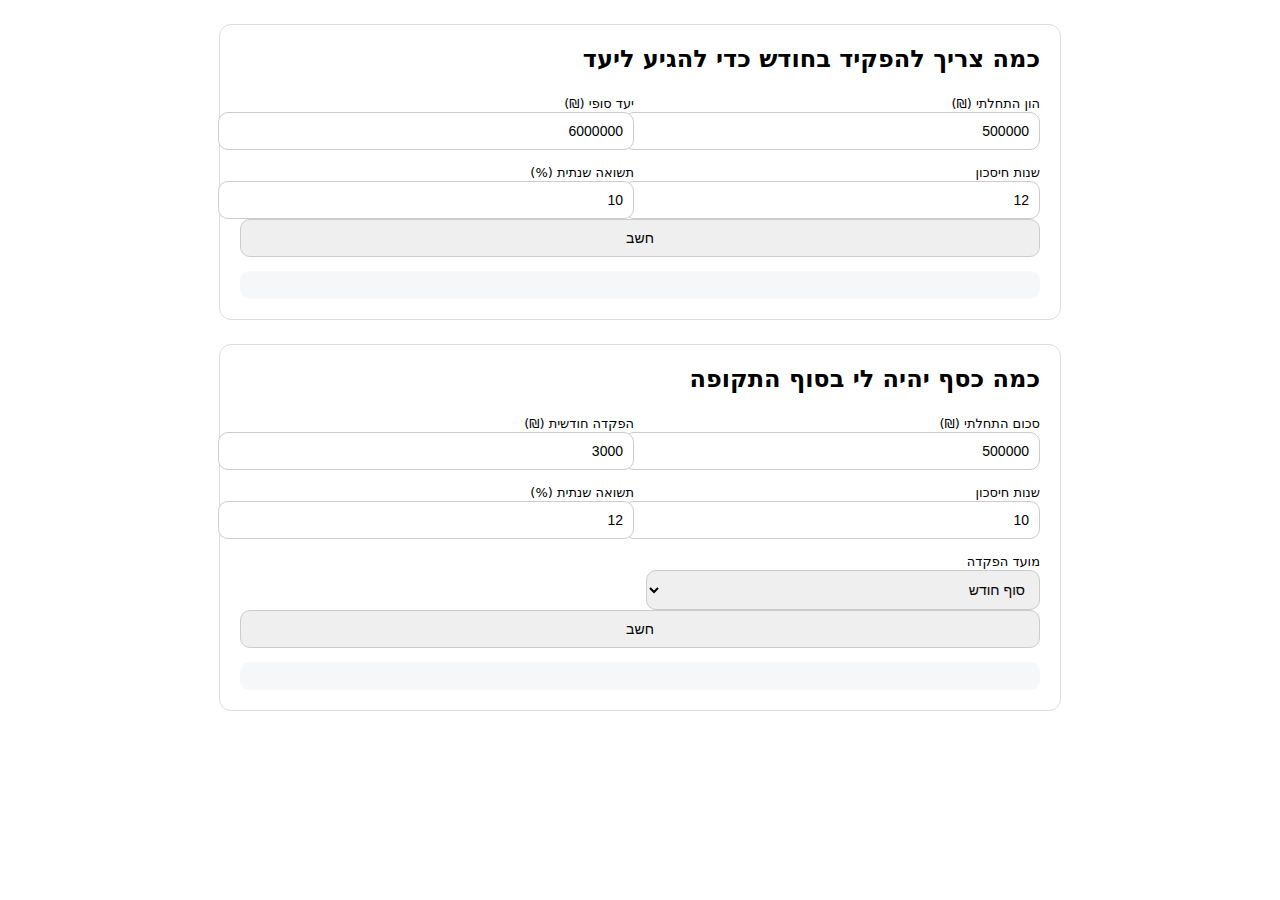
<file: cal2.html>
<!doctype html>
<html lang="he" dir="rtl">
  <head>
    <meta charset="utf-8" />
    <meta name="viewport" content="width=device-width,initial-scale=1" />
    <title>מחשבון חיסכון והשקעה</title>
    <style>
      body {
        font-family: system-ui, Arial;
        margin: 24px;
      }
      .card {
        max-width: 800px;
        margin: 0 auto 24px;
        padding: 20px;
        border: 1px solid #ddd;
        border-radius: 12px;
      }
      h2 {
        margin-top: 0;
      }
      .grid {
        display: grid;
        grid-template-columns: 1fr 1fr;
        gap: 12px;
      }
      label {
        font-size: 13px;
      }
      input,
      select,
      button {
        width: 100%;
        padding: 10px;
        border-radius: 10px;
        border: 1px solid #ccc;
        font-size: 14px;
      }
      button {
        cursor: pointer;
      }
      .result {
        margin-top: 14px;
        padding: 14px;
        background: #f6f7f8;
        border-radius: 10px;
      }
      .small {
        font-size: 12px;
        color: #555;
      }
      @media (max-width: 700px) {
        .grid {
          grid-template-columns: 1fr;
        }
      }
    </style>
  </head>
  <body>
    <!-- 🔹 מחשבון 1: כמה להפקיד בחודש -->
    <div class="card">
      <h2>כמה צריך להפקיד בחודש כדי להגיע ליעד</h2>

      <div class="grid">
        <div>
          <label>הון התחלתי (₪)</label>
          <input id="c1_initial" type="number" value="500000" />
        </div>

        <div>
          <label>יעד סופי (₪)</label>
          <input id="c1_target" type="number" value="6000000" />
        </div>

        <div>
          <label>שנות חיסכון</label>
          <input id="c1_years" type="number" value="12" />
        </div>

        <div>
          <label>תשואה שנתית (%)</label>
          <input id="c1_return" type="number" value="10" />
        </div>
      </div>

      <button onclick="calcMonthlyDeposit()">חשב</button>
      <div id="c1_output" class="result"></div>
    </div>

    <!-- 🔹 מחשבון 2: כמה כסף יהיה לי -->
    <div class="card">
      <h2>כמה כסף יהיה לי בסוף התקופה</h2>

      <div class="grid">
        <div>
          <label>סכום התחלתי (₪)</label>
          <input id="c2_initial" type="number" value="500000" />
        </div>

        <div>
          <label>הפקדה חודשית (₪)</label>
          <input id="c2_monthly" type="number" value="3000" />
        </div>

        <div>
          <label>שנות חיסכון</label>
          <input id="c2_years" type="number" value="10" />
        </div>

        <div>
          <label>תשואה שנתית (%)</label>
          <input id="c2_return" type="number" value="12" />
        </div>

        <div>
          <label>מועד הפקדה</label>
          <select id="c2_timing">
            <option value="end">סוף חודש</option>
            <option value="begin">תחילת חודש</option>
          </select>
        </div>
      </div>

      <button onclick="calcFinalAmount()">חשב</button>
      <div id="c2_output" class="result"></div>
    </div>

    <script>
      const fmt = (n) => new Intl.NumberFormat("he-IL").format(Math.round(n));

      function monthlyRate(annual) {
        return Math.pow(1 + annual, 1 / 12) - 1;
      }

      // מחשבון 1
      function calcMonthlyDeposit() {
        const pv = +c1_initial.value;
        const fv = +c1_target.value;
        const years = +c1_years.value;
        const annual = +c1_return.value / 100;

        const r = monthlyRate(annual);
        const n = years * 12;

        const pvFuture = pv * Math.pow(1 + r, n);
        const factor = (Math.pow(1 + r, n) - 1) / r;

        const pmt = (fv - pvFuture) / factor;

        c1_output.innerHTML = `
      הפקדה חודשית נדרשת: <b>${fmt(pmt)} ₪</b><br>
      <span class="small">בהנחת ריבית דריבית חודשית</span>
    `;
      }

      // מחשבון 2
      function calcFinalAmount() {
        const pv = +c2_initial.value;
        const pmt = +c2_monthly.value;
        const years = +c2_years.value;
        const annual = +c2_return.value / 100;
        const timing = c2_timing.value;

        const r = monthlyRate(annual);
        const n = years * 12;

        const pvFuture = pv * Math.pow(1 + r, n);
        const factor = (Math.pow(1 + r, n) - 1) / r;
        const adj = timing === "begin" ? 1 + r : 1;

        const depositsFuture = pmt * factor * adj;
        const total = pvFuture + depositsFuture;
        const totalDeposits = pmt * n;
        const profit = total - pv - totalDeposits;

        c2_output.innerHTML = `
      <b>סכום סופי:</b> ${fmt(total)} ₪<br><br>
      מההון ההתחלתי: ${fmt(pvFuture)} ₪<br>
      מהפקדות: ${fmt(depositsFuture)} ₪<br>
      <b>רווח מצטבר:</b> ${fmt(profit)} ₪
    `;
      }
    </script>
  </body>
</html>
</file>
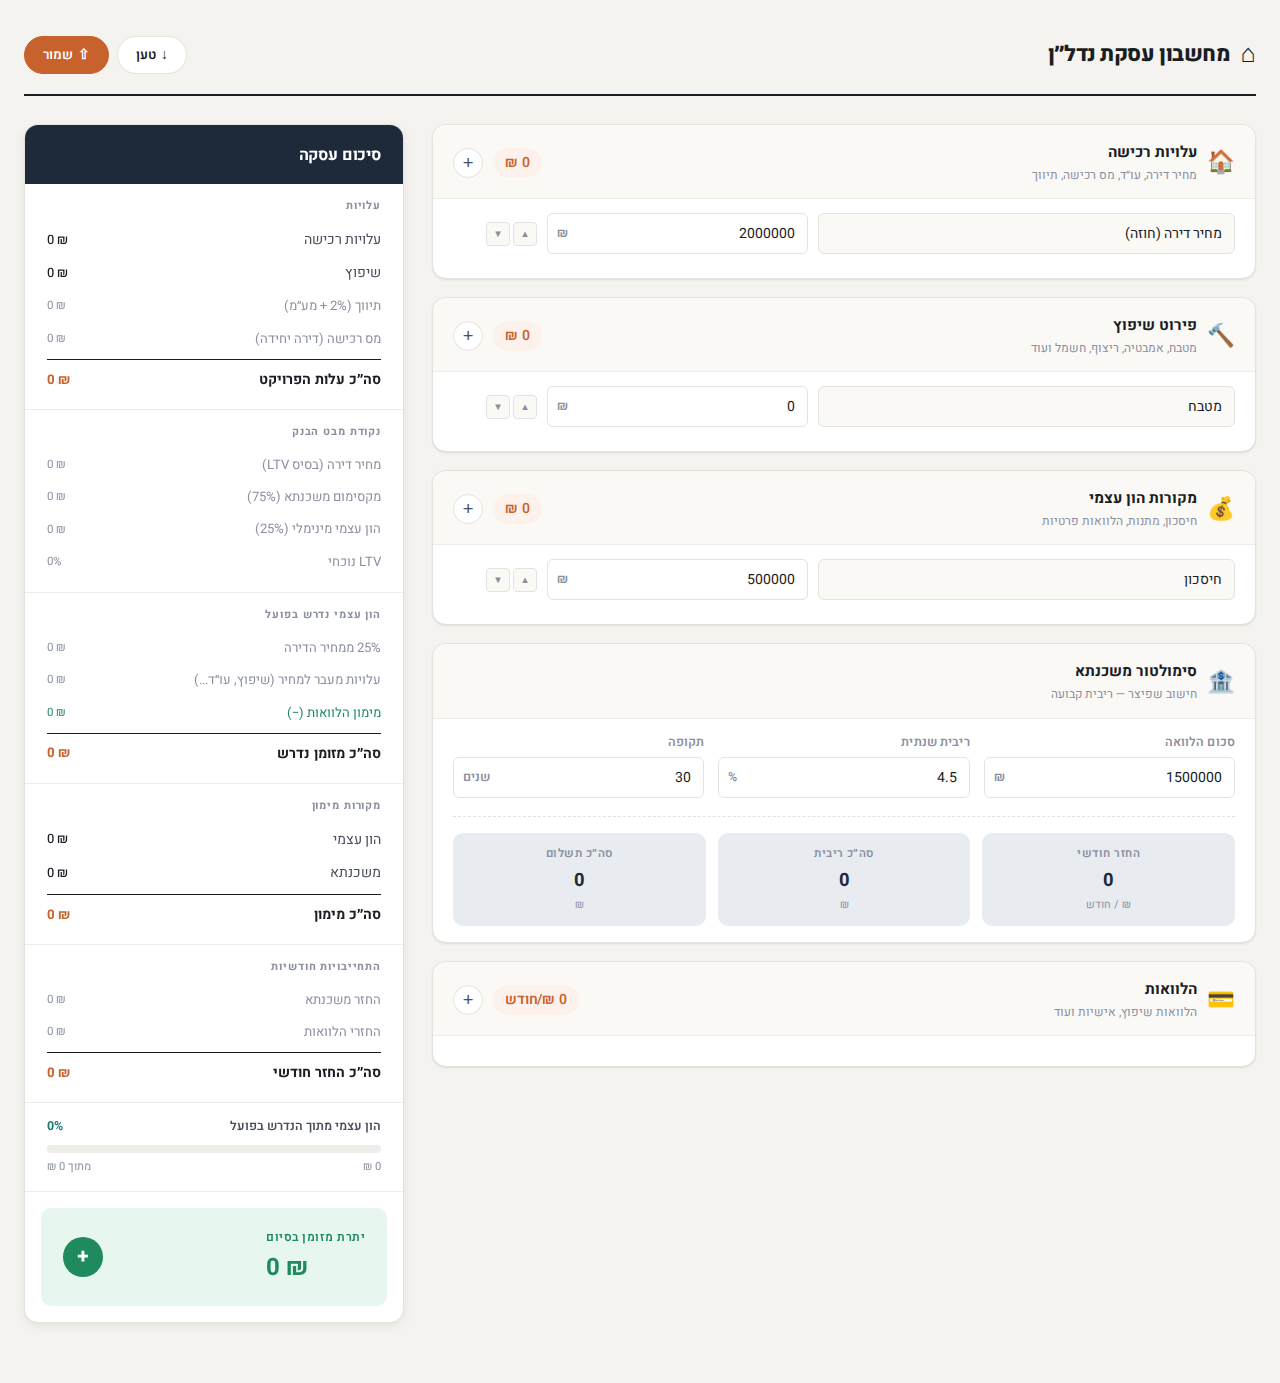
<file: real-estate-calc.html>
<!doctype html>
<html lang="he" dir="rtl">
  <head>
    <meta charset="UTF-8" />
    <meta name="viewport" content="width=device-width, initial-scale=1.0" />
    <title>מחשבון נדל"ן</title>
    <link rel="preconnect" href="https://fonts.googleapis.com" />
    <link rel="preconnect" href="https://fonts.gstatic.com" crossorigin />
    <link
      href="https://fonts.googleapis.com/css2?family=Heebo:wght@300;400;500;600;700;800;900&display=swap"
      rel="stylesheet"
    />
    <link rel="stylesheet" href="real-estate-calc.css" />
  </head>
  <body>
    <div class="shell">
      <!-- Header -->
      <header class="top-bar">
        <div class="top-bar-title">
          <span class="logo-icon">⌂</span>
          <h1>מחשבון עסקת נדל״ן</h1>
        </div>
        <div class="top-bar-actions">
          <div id="save-status" class="save-status"></div>
          <button class="btn-action btn-load" onclick="loadFromFile()">
            <span class="btn-icon">↓</span> טען
          </button>
          <button class="btn-action btn-save" onclick="saveToFile()">
            <span class="btn-icon">⇧</span> שמור
          </button>
        </div>
      </header>

      <div class="layout">
        <!-- ═══ LEFT: Input Sections ═══ -->
        <main class="col-inputs">
          <!-- Purchase -->
          <section class="card" id="purchase-section">
            <div class="card-head">
              <div class="card-title-group">
                <span class="card-icon">🏠</span>
                <div>
                  <h2 class="card-title">עלויות רכישה</h2>
                  <p class="card-subtitle">מחיר דירה, עו״ד, מס רכישה, תיווך</p>
                </div>
              </div>
              <div class="card-meta">
                <span class="section-total" id="purchase-total">0 ₪</span>
                <button
                  class="btn-add"
                  onclick="addRow('purchase-list')"
                  title="הוסף סעיף"
                >
                  +
                </button>
              </div>
            </div>
            <div class="card-body" id="purchase-list">
              <div class="row-item">
                <input
                  type="text"
                  placeholder="תיאור"
                  value="מחיר דירה (חוזה)"
                />
                <div class="amount-wrap">
                  <input
                    type="number"
                    class="amount"
                    value="2000000"
                    oninput="updateAll()"
                  />
                  <span class="currency-tag">₪</span>
                </div>
                <div class="row-actions">
                  <button class="btn-move" onclick="moveRow(this,-1)" title="הזז למעלה">▲</button>
                  <button class="btn-move" onclick="moveRow(this,1)" title="הזז למטה">▼</button>
                  <span class="row-action-placeholder"></span>
                </div>
              </div>
            </div>
          </section>

          <!-- Renovation -->
          <section class="card" id="renovation-section">
            <div class="card-head">
              <div class="card-title-group">
                <span class="card-icon">🔨</span>
                <div>
                  <h2 class="card-title">פירוט שיפוץ</h2>
                  <p class="card-subtitle">מטבח, אמבטיה, ריצוף, חשמל ועוד</p>
                </div>
              </div>
              <div class="card-meta">
                <span class="section-total" id="renovation-total">0 ₪</span>
                <button
                  class="btn-add"
                  onclick="addRow('renovation-list')"
                  title="הוסף סעיף"
                >
                  +
                </button>
              </div>
            </div>
            <div class="card-body" id="renovation-list">
              <div class="row-item">
                <input type="text" placeholder="תיאור" value="מטבח" />
                <div class="amount-wrap">
                  <input
                    type="number"
                    class="amount"
                    value="0"
                    oninput="updateAll()"
                  />
                  <span class="currency-tag">₪</span>
                </div>
                <div class="row-actions">
                  <button class="btn-move" onclick="moveRow(this,-1)" title="הזז למעלה">▲</button>
                  <button class="btn-move" onclick="moveRow(this,1)" title="הזז למטה">▼</button>
                  <span class="row-action-placeholder"></span>
                </div>
              </div>
            </div>
          </section>

          <!-- Equity -->
          <section class="card" id="equity-section">
            <div class="card-head">
              <div class="card-title-group">
                <span class="card-icon">💰</span>
                <div>
                  <h2 class="card-title">מקורות הון עצמי</h2>
                  <p class="card-subtitle">חיסכון, מתנות, הלוואות פרטיות</p>
                </div>
              </div>
              <div class="card-meta">
                <span class="section-total" id="equity-total">0 ₪</span>
                <button
                  class="btn-add"
                  onclick="addRow('equity-list')"
                  title="הוסף סעיף"
                >
                  +
                </button>
              </div>
            </div>
            <div class="card-body" id="equity-list">
              <div class="row-item">
                <input type="text" placeholder="מקור הכסף" value="חיסכון" />
                <div class="amount-wrap">
                  <input
                    type="number"
                    class="amount"
                    value="500000"
                    oninput="updateAll()"
                  />
                  <span class="currency-tag">₪</span>
                </div>
                <div class="row-actions">
                  <button class="btn-move" onclick="moveRow(this,-1)" title="הזז למעלה">▲</button>
                  <button class="btn-move" onclick="moveRow(this,1)" title="הזז למטה">▼</button>
                  <span class="row-action-placeholder"></span>
                </div>
              </div>
            </div>
          </section>

          <!-- Mortgage simulator -->
          <section class="card card-mortgage">
            <div class="card-head">
              <div class="card-title-group">
                <span class="card-icon">🏦</span>
                <div>
                  <h2 class="card-title">סימולטור משכנתא</h2>
                  <p class="card-subtitle">חישוב שפיצר — ריבית קבועה</p>
                </div>
              </div>
            </div>
            <div class="card-body">
              <div class="mortgage-grid">
                <div class="m-field">
                  <label for="m_amount">סכום הלוואה</label>
                  <div class="amount-wrap">
                    <input
                      type="number"
                      id="m_amount"
                      value="1500000"
                      oninput="updateAll()"
                    />
                    <span class="currency-tag">₪</span>
                  </div>
                </div>
                <div class="m-field">
                  <label for="m_rate">ריבית שנתית</label>
                  <div class="amount-wrap">
                    <input
                      type="number"
                      id="m_rate"
                      value="4.5"
                      step="0.1"
                      oninput="updateAll()"
                    />
                    <span class="currency-tag">%</span>
                  </div>
                </div>
                <div class="m-field">
                  <label for="m_years">תקופה</label>
                  <div class="amount-wrap">
                    <input
                      type="number"
                      id="m_years"
                      value="30"
                      oninput="updateAll()"
                    />
                    <span class="currency-tag">שנים</span>
                  </div>
                </div>
              </div>
              <div class="mortgage-results">
                <div class="m-result-item">
                  <span class="m-result-label">החזר חודשי</span>
                  <span class="m-result-value" id="monthly_return">0</span>
                  <span class="m-result-unit">₪ / חודש</span>
                </div>
                <div class="m-result-item">
                  <span class="m-result-label">סה״כ ריבית</span>
                  <span class="m-result-value" id="total_interest">0</span>
                  <span class="m-result-unit">₪</span>
                </div>
                <div class="m-result-item">
                  <span class="m-result-label">סה״כ תשלום</span>
                  <span class="m-result-value" id="total_repayment">0</span>
                  <span class="m-result-unit">₪</span>
                </div>
              </div>
            </div>
          </section>

          <!-- Loans -->
          <section class="card" id="loans-section">
            <div class="card-head">
              <div class="card-title-group">
                <span class="card-icon">💳</span>
                <div>
                  <h2 class="card-title">הלוואות</h2>
                  <p class="card-subtitle">הלוואות שיפוץ, אישיות ועוד</p>
                </div>
              </div>
              <div class="card-meta">
                <span class="section-total" id="loans-monthly-total">0 ₪/חודש</span>
                <button
                  class="btn-add"
                  onclick="addLoanRow()"
                  title="הוסף הלוואה"
                >
                  +
                </button>
              </div>
            </div>
            <div class="card-body" id="loans-list">
              <!-- loan rows added dynamically -->
            </div>
          </section>
        </main>

        <!-- ═══ RIGHT: Summary Panel ═══ -->
        <aside class="col-summary">
          <div class="summary-panel">
            <div class="summary-head">
              <h2>סיכום עסקה</h2>
            </div>

            <!-- Costs breakdown -->
            <div class="summary-group">
              <div class="summary-group-label">עלויות</div>
              <div class="summary-row">
                <span>עלויות רכישה</span>
                <span class="num" id="sum_purchase">0 ₪</span>
              </div>
              <div class="summary-row">
                <span>שיפוץ</span>
                <span class="num" id="sum_renovation">0 ₪</span>
              </div>
              <div class="summary-row hint-row">
                <span>תיווך (2% + מע״מ)</span>
                <span class="num" id="broker_fee">0 ₪</span>
              </div>
              <div class="summary-row hint-row">
                <span>מס רכישה (דירה יחידה)</span>
                <span class="num" id="purchase_tax">0 ₪</span>
              </div>
              <div class="summary-row total-row">
                <span>סה״כ עלות הפרויקט</span>
                <span class="num" id="total_cost">0 ₪</span>
              </div>
            </div>

            <!-- Bank perspective -->
            <div class="summary-group">
              <div class="summary-group-label">נקודת מבט הבנק</div>
              <div class="summary-row hint-row">
                <span>מחיר דירה (בסיס LTV)</span>
                <span class="num" id="apartment_price_display">0 ₪</span>
              </div>
              <div class="summary-row hint-row">
                <span>מקסימום משכנתא (75%)</span>
                <span class="num" id="total_mortgage">0 ₪</span>
              </div>
              <div class="summary-row hint-row">
                <span>הון עצמי מינימלי (25%)</span>
                <span class="num" id="min_equity_needed">0 ₪</span>
              </div>
              <div class="summary-row hint-row">
                <span>LTV נוכחי</span>
                <span class="num" id="ltv_display">0%</span>
              </div>
              <div
                class="summary-row warning-row"
                id="ltv-warning"
                style="display: none"
              >
                <span>⚠️ חריגה ממגבלת LTV 75% — הבנק לא יאשר</span>
              </div>
            </div>

            <!-- What you actually need in cash -->
            <div class="summary-group">
              <div class="summary-group-label">הון עצמי נדרש בפועל</div>
              <div class="summary-row hint-row">
                <span>25% ממחיר הדירה</span>
                <span class="num" id="min_equity_needed_2">0 ₪</span>
              </div>
              <div class="summary-row hint-row">
                <span>עלויות מעבר למחיר (שיפוץ, עו״ד...)</span>
                <span class="num" id="extra_costs">0 ₪</span>
              </div>
              <div class="summary-row hint-row" style="color: var(--green);">
                <span>מימון הלוואות (−)</span>
                <span class="num" id="loan_deduction" style="color: var(--green);">0 ₪</span>
              </div>
              <div class="summary-row total-row">
                <span>סה״כ מזומן נדרש</span>
                <span class="num" id="total_cash_needed">0 ₪</span>
              </div>
            </div>

            <!-- Funding sources -->
            <div class="summary-group">
              <div class="summary-group-label">מקורות מימון</div>
              <div class="summary-row">
                <span>הון עצמי</span>
                <span class="num" id="sum_equity">0 ₪</span>
              </div>
              <div class="summary-row">
                <span>משכנתא</span>
                <span class="num" id="sum_mortgage">0 ₪</span>
              </div>
              <div class="summary-row total-row">
                <span>סה״כ מימון</span>
                <span class="num" id="sum_sources">0 ₪</span>
              </div>
            </div>

            <!-- Monthly obligations -->
            <div class="summary-group">
              <div class="summary-group-label">התחייבויות חודשיות</div>
              <div class="summary-row hint-row">
                <span>החזר משכנתא</span>
                <span class="num" id="mortgage_monthly_summary">0 ₪</span>
              </div>
              <div class="summary-row hint-row">
                <span>החזרי הלוואות</span>
                <span class="num" id="loans_monthly_summary">0 ₪</span>
              </div>
              <div class="summary-row total-row">
                <span>סה״כ החזר חודשי</span>
                <span class="num" id="total_monthly_obligations">0 ₪</span>
              </div>
            </div>

            <!-- Equity gauge -->
            <div class="equity-gauge-section">
              <div class="gauge-header">
                <span>הון עצמי מתוך הנדרש בפועל</span>
                <span class="gauge-pct" id="equity-pct">0%</span>
              </div>
              <div class="gauge-track">
                <div
                  class="gauge-fill"
                  id="equity-fill"
                  style="width: 0%"
                ></div>
              </div>
              <div class="gauge-labels">
                <span id="equity-have">0 ₪</span>
                <span id="equity-need">מתוך 0 ₪</span>
              </div>
            </div>

            <!-- Balance -->
            <div id="balance-box" class="balance-box positive">
              <div class="balance-inner">
                <span class="balance-label">יתרת מזומן בסיום</span>
                <span id="final_balance" class="balance-val">0 ₪</span>
              </div>
              <span class="balance-badge" id="balance-badge">+</span>
            </div>
          </div>
        </aside>
      </div>
    </div>

    <script src="real-estate-calc.js"></script>
  </body>
</html>
</file>
<file: real-estate-calc.css>
/* ═══════════════════════════════════════════════════
   Real-Estate Calculator — Editorial Finance Theme
   ═══════════════════════════════════════════════════ */

/* ── Design Tokens ── */
:root {
  --font-body: "Heebo", sans-serif;
  --font-mono: "Heebo", sans-serif;

  --ink: #1a1d23;
  --ink-soft: #4a4f5c;
  --ink-muted: #8b90a0;
  --surface: #f4f3ef;
  --surface-card: #ffffff;
  --surface-raised: #faf9f6;
  --border: #e4e2dc;
  --border-soft: #eeedea;

  --accent: #c8622d;
  --accent-light: #fdf1eb;
  --accent-dark: #9e4a1c;

  --teal: #1a7a6d;
  --teal-light: #e6f5f2;
  --teal-surface: #d0ebe6;

  --navy: #1e2a3a;
  --navy-light: #e8ecf1;

  --red: #c0392b;
  --red-light: #fceae8;
  --green: #1e8a5e;
  --green-light: #e7f6ef;

  --radius: 10px;
  --radius-sm: 6px;
  --radius-lg: 14px;
  --shadow-sm: 0 1px 3px rgba(0, 0, 0, 0.04), 0 1px 2px rgba(0, 0, 0, 0.06);
  --shadow-md: 0 4px 12px rgba(0, 0, 0, 0.06), 0 1px 3px rgba(0, 0, 0, 0.04);
  --shadow-lg: 0 10px 32px rgba(0, 0, 0, 0.08), 0 2px 8px rgba(0, 0, 0, 0.04);
}

/* ── Reset & Base ── */
*,
*::before,
*::after {
  box-sizing: border-box;
  margin: 0;
  padding: 0;
}

body {
  font-family: var(--font-body);
  background: var(--surface);
  color: var(--ink);
  line-height: 1.55;
  -webkit-font-smoothing: antialiased;
}

/* ── Login Overlay ── */
.login-overlay {
  position: fixed;
  inset: 0;
  z-index: 9999;
  display: flex;
  align-items: center;
  justify-content: center;
  background: var(--surface);
}

.login-card {
  background: var(--surface-card);
  border: 1px solid var(--border);
  border-radius: var(--radius-lg);
  box-shadow: var(--shadow-lg);
  padding: 48px 40px 40px;
  width: 100%;
  max-width: 380px;
  text-align: center;
}

.login-icon {
  font-size: 40px;
  display: block;
  margin-bottom: 8px;
}

.login-card h2 {
  font-size: 22px;
  font-weight: 700;
  color: var(--ink);
  margin-bottom: 4px;
}

.login-subtitle {
  font-size: 14px;
  color: var(--ink-muted);
  margin-bottom: 28px;
}

#login-form {
  display: flex;
  flex-direction: column;
  gap: 12px;
}

#login-form input {
  font-family: var(--font-body);
  font-size: 15px;
  padding: 12px 14px;
  border: 1px solid var(--border);
  border-radius: var(--radius-sm);
  background: var(--surface-raised);
  color: var(--ink);
  outline: none;
  transition:
    border-color 0.15s,
    box-shadow 0.15s;
}

#login-form input:focus {
  border-color: var(--accent);
  box-shadow: 0 0 0 3px var(--accent-light);
}

#login-btn {
  font-family: var(--font-body);
  font-size: 15px;
  font-weight: 600;
  padding: 12px;
  border: none;
  border-radius: var(--radius-sm);
  background: var(--accent);
  color: #fff;
  cursor: pointer;
  transition: background 0.15s;
  margin-top: 4px;
}

#login-btn:hover {
  background: var(--accent-dark);
}

#login-btn:disabled {
  opacity: 0.6;
  cursor: not-allowed;
}

.login-error {
  font-size: 13px;
  color: var(--red);
  min-height: 20px;
}

.btn-logout {
  background: transparent !important;
  border-color: var(--border) !important;
  color: var(--ink-muted) !important;
}

.btn-logout:hover {
  color: var(--red) !important;
  border-color: var(--red-light) !important;
  background: var(--red-light) !important;
}

/* ── Shell ── */
.shell {
  max-width: 1280px;
  margin: 0 auto;
  padding: 20px 24px 60px;
}

/* ── Top Bar ── */
.top-bar {
  display: flex;
  justify-content: space-between;
  align-items: center;
  padding: 16px 0 20px;
  border-bottom: 2px solid var(--ink);
  margin-bottom: 28px;
}

.top-bar-title {
  display: flex;
  align-items: center;
  gap: 10px;
}

.logo-icon {
  font-size: 1.6em;
  line-height: 1;
}

.top-bar h1 {
  font-size: 1.35em;
  font-weight: 800;
  letter-spacing: -0.02em;
  color: var(--ink);
}

.top-bar-actions {
  display: flex;
  align-items: center;
  gap: 8px;
}

.btn-action {
  display: inline-flex;
  align-items: center;
  gap: 5px;
  padding: 8px 18px;
  border: 1.5px solid var(--border);
  border-radius: 100px;
  background: var(--surface-card);
  font-family: var(--font-body);
  font-size: 0.82em;
  font-weight: 600;
  color: var(--ink);
  cursor: pointer;
  transition: all 0.15s ease;
}
.btn-action:hover {
  border-color: var(--ink);
  background: var(--ink);
  color: #fff;
}
.btn-save {
  background: var(--accent);
  border-color: var(--accent);
  color: #fff;
}
.btn-save:hover {
  background: var(--accent-dark);
  border-color: var(--accent-dark);
}
.btn-icon {
  font-size: 1.05em;
}

.save-status {
  font-size: 0.78em;
  color: var(--teal);
  font-weight: 500;
  min-width: 100px;
  text-align: center;
  transition: opacity 0.3s;
}

/* ── Layout ── */
.layout {
  display: grid;
  grid-template-columns: 1fr 380px;
  gap: 28px;
  align-items: start;
}

@media (max-width: 960px) {
  .layout {
    grid-template-columns: 1fr;
  }
  .col-summary {
    position: static;
  }
}

.col-inputs {
  display: flex;
  flex-direction: column;
  gap: 18px;
}

/* ── Cards ── */
.card {
  background: var(--surface-card);
  border: 1px solid var(--border);
  border-radius: var(--radius-lg);
  overflow: hidden;
  box-shadow: var(--shadow-sm);
  transition: box-shadow 0.2s;
}
.card:hover {
  box-shadow: var(--shadow-md);
}

.card-head {
  display: flex;
  justify-content: space-between;
  align-items: center;
  padding: 16px 20px 14px;
  border-bottom: 1px solid var(--border-soft);
  background: var(--surface-raised);
}

.card-title-group {
  display: flex;
  align-items: center;
  gap: 10px;
}
.card-icon {
  font-size: 1.4em;
  line-height: 1;
}
.card-title {
  font-size: 0.95em;
  font-weight: 700;
  color: var(--ink);
  margin: 0;
}
.card-subtitle {
  font-size: 0.75em;
  color: var(--ink-muted);
  margin: 1px 0 0;
  font-weight: 400;
}

.card-meta {
  display: flex;
  align-items: center;
  gap: 10px;
}

.section-total {
  font-family: var(--font-body);
  font-size: 0.88em;
  font-weight: 600;
  font-variant-numeric: tabular-nums;
  color: var(--accent);
  background: var(--accent-light);
  padding: 4px 12px;
  border-radius: 100px;
  letter-spacing: -0.01em;
}

.btn-add {
  width: 30px;
  height: 30px;
  border-radius: 50%;
  border: 1.5px solid var(--border);
  background: var(--surface-card);
  color: var(--ink-soft);
  font-size: 1.15em;
  font-weight: 500;
  cursor: pointer;
  display: grid;
  place-items: center;
  transition: all 0.15s;
}
.btn-add:hover {
  background: var(--accent);
  border-color: var(--accent);
  color: #fff;
}

.card-body {
  padding: 14px 20px 16px;
}

/* ── Row Items ── */
.row-item {
  display: grid;
  grid-template-columns: 1.6fr 1fr auto;
  gap: 10px;
  margin-bottom: 8px;
  align-items: center;
}

.row-item input[type="text"] {
  font-family: var(--font-body);
  font-size: 0.88em;
  padding: 9px 12px;
  border: 1px solid var(--border);
  border-radius: var(--radius-sm);
  background: var(--surface-raised);
  color: var(--ink);
  transition: border-color 0.15s;
}
.row-item input[type="text"]:focus {
  outline: none;
  border-color: var(--accent);
  box-shadow: 0 0 0 3px var(--accent-light);
}

.amount-wrap {
  position: relative;
  display: flex;
  align-items: center;
}
.amount-wrap input[type="number"] {
  font-family: var(--font-body);
  font-size: 0.88em;
  font-variant-numeric: tabular-nums;
  padding: 9px 12px 9px 44px;
  border: 1px solid var(--border);
  border-radius: var(--radius-sm);
  width: 100%;
  background: var(--surface-card);
  color: var(--ink);
  text-align: right;
  direction: ltr;
  transition: border-color 0.15s;
  -moz-appearance: textfield;
}
.amount-wrap input[type="number"]::-webkit-inner-spin-button,
.amount-wrap input[type="number"]::-webkit-outer-spin-button {
  -webkit-appearance: none;
}
.amount-wrap input[type="number"]:focus {
  outline: none;
  border-color: var(--accent);
  box-shadow: 0 0 0 3px var(--accent-light);
}

.currency-tag {
  position: absolute;
  left: 10px;
  font-family: var(--font-body);
  font-size: 0.78em;
  font-weight: 600;
  color: var(--ink-muted);
  pointer-events: none;
}

.row-action {
  display: grid;
  place-items: center;
  width: 36px;
  height: 36px;
}

.btn-del {
  width: 30px;
  height: 30px;
  border-radius: 50%;
  border: none;
  background: transparent;
  color: var(--ink-muted);
  font-size: 1.2em;
  cursor: pointer;
  display: grid;
  place-items: center;
  transition: all 0.15s;
}
.btn-del:hover {
  background: var(--red-light);
  color: var(--red);
}

/* ── Row Actions (reorder + delete) ── */
.row-actions {
  display: flex;
  align-items: center;
  gap: 3px;
}

.row-action-placeholder {
  width: 30px;
  height: 30px;
}

.btn-move {
  width: 24px;
  height: 24px;
  border-radius: 4px;
  border: 1px solid var(--border);
  background: var(--surface-raised);
  color: var(--ink-muted);
  font-size: 0.6em;
  cursor: pointer;
  display: grid;
  place-items: center;
  transition: all 0.15s;
  padding: 0;
  line-height: 1;
}
.btn-move:hover {
  background: var(--navy-light);
  border-color: var(--ink-muted);
  color: var(--ink);
}
.btn-move:active {
  transform: scale(0.9);
}

/* ── Loans Section ── */
.loan-row {
  padding: 14px 0;
  border-bottom: 1px solid var(--border-soft);
}
.loan-row:last-child {
  border-bottom: none;
}

.loan-row-header {
  display: flex;
  justify-content: space-between;
  align-items: center;
  margin-bottom: 10px;
  gap: 10px;
}
.loan-row-header .loan-desc {
  flex: 1;
  font-family: var(--font-body);
  font-size: 0.88em;
  font-weight: 600;
  padding: 8px 12px;
  border: 1px solid var(--border);
  border-radius: var(--radius-sm);
  background: var(--surface-raised);
  color: var(--ink);
  transition: border-color 0.15s;
}
.loan-row-header .loan-desc:focus {
  outline: none;
  border-color: var(--accent);
  box-shadow: 0 0 0 3px var(--accent-light);
}

.loan-row-fields {
  display: grid;
  grid-template-columns: 1fr 1fr 1fr 1fr;
  gap: 10px;
}

.loan-field label {
  display: block;
  font-size: 0.72em;
  font-weight: 600;
  color: var(--ink-muted);
  margin-bottom: 4px;
}

.loan-result-field {
  display: flex;
  flex-direction: column;
  justify-content: flex-end;
}
.loan-result-field .loan-payment {
  display: block;
  font-family: var(--font-body);
  font-size: 1.05em;
  font-weight: 700;
  color: var(--accent);
  font-variant-numeric: tabular-nums;
  padding: 8px 0;
  direction: ltr;
  text-align: right;
}

#loans-section .card-body:empty::after {
  content: "לחצו + להוסיף הלוואה";
  display: block;
  text-align: center;
  padding: 20px;
  color: var(--ink-muted);
  font-size: 0.82em;
}

/* ── Mortgage ── */
.mortgage-grid {
  display: grid;
  grid-template-columns: 1fr 1fr 1fr;
  gap: 14px;
}

.m-field label {
  display: block;
  font-size: 0.78em;
  font-weight: 600;
  color: var(--ink-muted);
  margin-bottom: 5px;
  letter-spacing: 0.01em;
}

.mortgage-results {
  display: grid;
  grid-template-columns: 1fr 1fr 1fr;
  gap: 12px;
  margin-top: 18px;
  padding-top: 16px;
  border-top: 1px dashed var(--border);
}

.m-result-item {
  text-align: center;
  padding: 12px 8px;
  background: var(--navy-light);
  border-radius: var(--radius);
}
.m-result-label {
  display: block;
  font-size: 0.72em;
  font-weight: 600;
  color: var(--ink-muted);
  text-transform: uppercase;
  letter-spacing: 0.04em;
  margin-bottom: 4px;
}
.m-result-value {
  display: block;
  font-family: var(--font-body);
  font-size: 1.15em;
  font-weight: 700;
  color: var(--navy);
  font-variant-numeric: tabular-nums;
}
.m-result-unit {
  display: block;
  font-size: 0.68em;
  color: var(--ink-muted);
  margin-top: 2px;
}

/* ═══════════════════════════════════════
   Summary Panel
   ═══════════════════════════════════════ */
.col-summary {
  position: sticky;
  top: 20px;
}

.summary-panel {
  background: var(--surface-card);
  border: 1px solid var(--border);
  border-radius: var(--radius-lg);
  box-shadow: var(--shadow-md);
  overflow: hidden;
}

.summary-head {
  padding: 18px 22px 16px;
  background: var(--navy);
  color: #fff;
}
.summary-head h2 {
  font-size: 1em;
  font-weight: 700;
  letter-spacing: -0.01em;
}

.summary-group {
  padding: 14px 22px;
  border-bottom: 1px solid var(--border-soft);
}
.summary-group:last-of-type {
  border-bottom: none;
}

.summary-group-label {
  font-size: 0.68em;
  font-weight: 700;
  text-transform: uppercase;
  letter-spacing: 0.08em;
  color: var(--ink-muted);
  margin-bottom: 8px;
}

.summary-row {
  display: flex;
  justify-content: space-between;
  align-items: center;
  padding: 6px 0;
  font-size: 0.88em;
  color: var(--ink-soft);
}

.summary-row .num {
  font-family: var(--font-body);
  font-weight: 500;
  color: var(--ink);
  font-size: 0.92em;
  font-variant-numeric: tabular-nums;
  direction: ltr;
  unicode-bidi: plaintext;
}

.summary-row.total-row {
  padding: 9px 0 4px;
  margin-top: 4px;
  border-top: 1.5px solid var(--ink);
  font-weight: 700;
  color: var(--ink);
}
.summary-row.total-row .num {
  font-weight: 700;
  font-size: 0.95em;
  color: var(--accent);
}

.summary-row.hint-row {
  font-size: 0.82em;
  color: var(--ink-muted);
}
.summary-row.hint-row .num {
  color: var(--ink-muted);
  font-weight: 400;
  font-size: 0.88em;
}

.summary-row.warning-row {
  padding: 8px 10px;
  margin-top: 4px;
  background: var(--red-light);
  border-radius: var(--radius-sm);
  font-size: 0.78em;
  font-weight: 600;
  color: var(--red);
}

.num.num-warn {
  color: var(--red) !important;
  font-weight: 700 !important;
}

/* ── Equity Gauge ── */
.equity-gauge-section {
  padding: 14px 22px 16px;
  border-bottom: 1px solid var(--border-soft);
}

.gauge-header {
  display: flex;
  justify-content: space-between;
  align-items: center;
  margin-bottom: 8px;
  font-size: 0.78em;
  font-weight: 600;
  color: var(--ink-soft);
}
.gauge-pct {
  font-family: var(--font-body);
  font-weight: 700;
  color: var(--teal);
}

.gauge-track {
  height: 8px;
  background: var(--border-soft);
  border-radius: 100px;
  overflow: hidden;
}
.gauge-fill {
  height: 100%;
  background: linear-gradient(90deg, var(--teal), var(--teal-surface));
  border-radius: 100px;
  transition: width 0.4s cubic-bezier(0.22, 0.61, 0.36, 1);
  min-width: 0;
}

.gauge-labels {
  display: flex;
  justify-content: space-between;
  margin-top: 5px;
  font-size: 0.7em;
  color: var(--ink-muted);
  font-variant-numeric: tabular-nums;
}

/* ── Balance Box ── */
.balance-box {
  margin: 16px;
  padding: 20px 22px;
  border-radius: var(--radius);
  display: flex;
  justify-content: space-between;
  align-items: center;
  transition: background 0.3s;
}
.balance-box.positive {
  background: var(--green-light);
}
.balance-box.negative {
  background: var(--red-light);
}

.balance-inner {
  display: flex;
  flex-direction: column;
  gap: 2px;
}
.balance-label {
  font-size: 0.75em;
  font-weight: 600;
  text-transform: uppercase;
  letter-spacing: 0.04em;
}
.balance-box.positive .balance-label {
  color: var(--green);
}
.balance-box.negative .balance-label {
  color: var(--red);
}

.balance-val {
  font-family: var(--font-body);
  font-size: 1.5em;
  font-weight: 700;
  font-variant-numeric: tabular-nums;
  direction: ltr;
  unicode-bidi: plaintext;
}
.balance-box.positive .balance-val {
  color: var(--green);
}
.balance-box.negative .balance-val {
  color: var(--red);
}

.balance-badge {
  width: 40px;
  height: 40px;
  border-radius: 50%;
  font-family: var(--font-body);
  font-size: 1.3em;
  font-weight: 700;
  display: grid;
  place-items: center;
}
.balance-box.positive .balance-badge {
  background: var(--green);
  color: #fff;
}
.balance-box.negative .balance-badge {
  background: var(--red);
  color: #fff;
}

/* ── Responsive tweaks ── */
@media (max-width: 640px) {
  .shell {
    padding: 12px 12px 40px;
  }
  .top-bar {
    flex-direction: column;
    gap: 10px;
    text-align: center;
  }
  .mortgage-grid,
  .mortgage-results {
    grid-template-columns: 1fr;
  }
  .row-item {
    grid-template-columns: 1fr 1fr auto;
  }
  .loan-row-fields {
    grid-template-columns: 1fr 1fr;
  }
}
</file>
